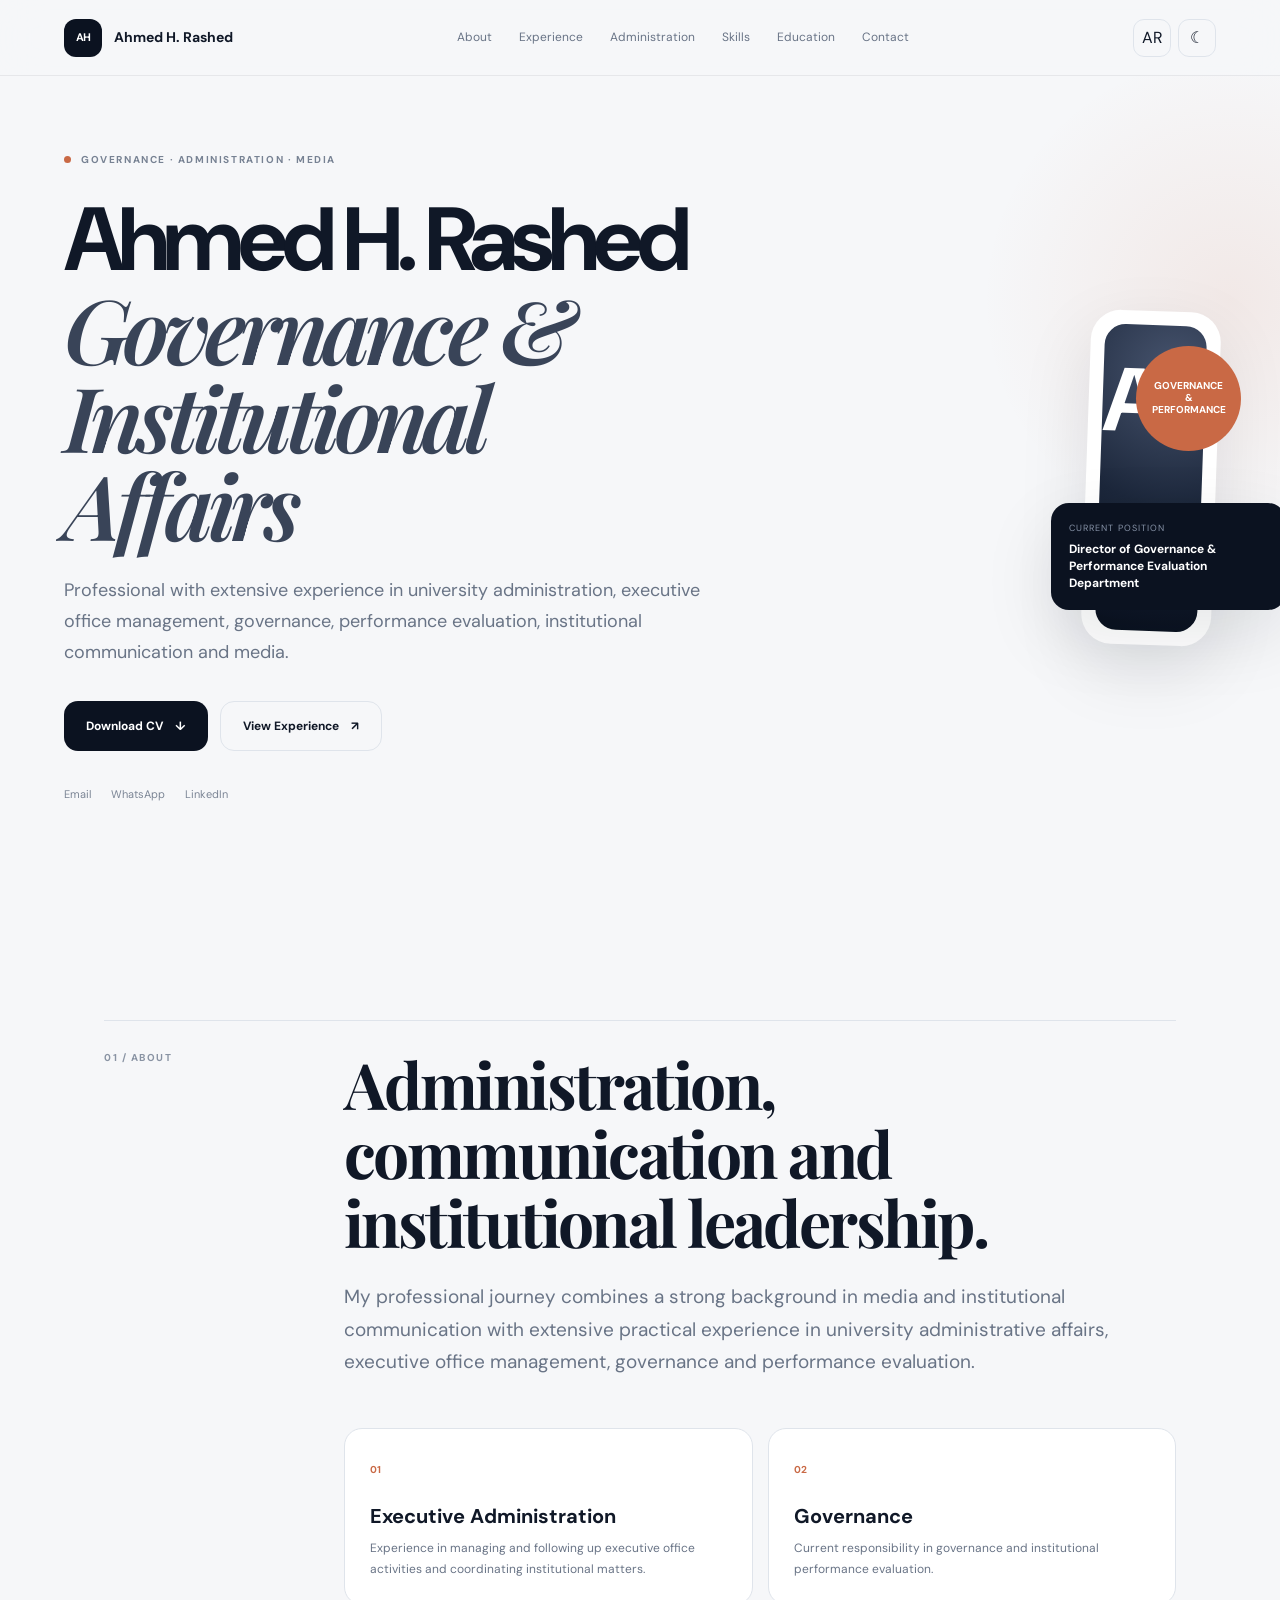
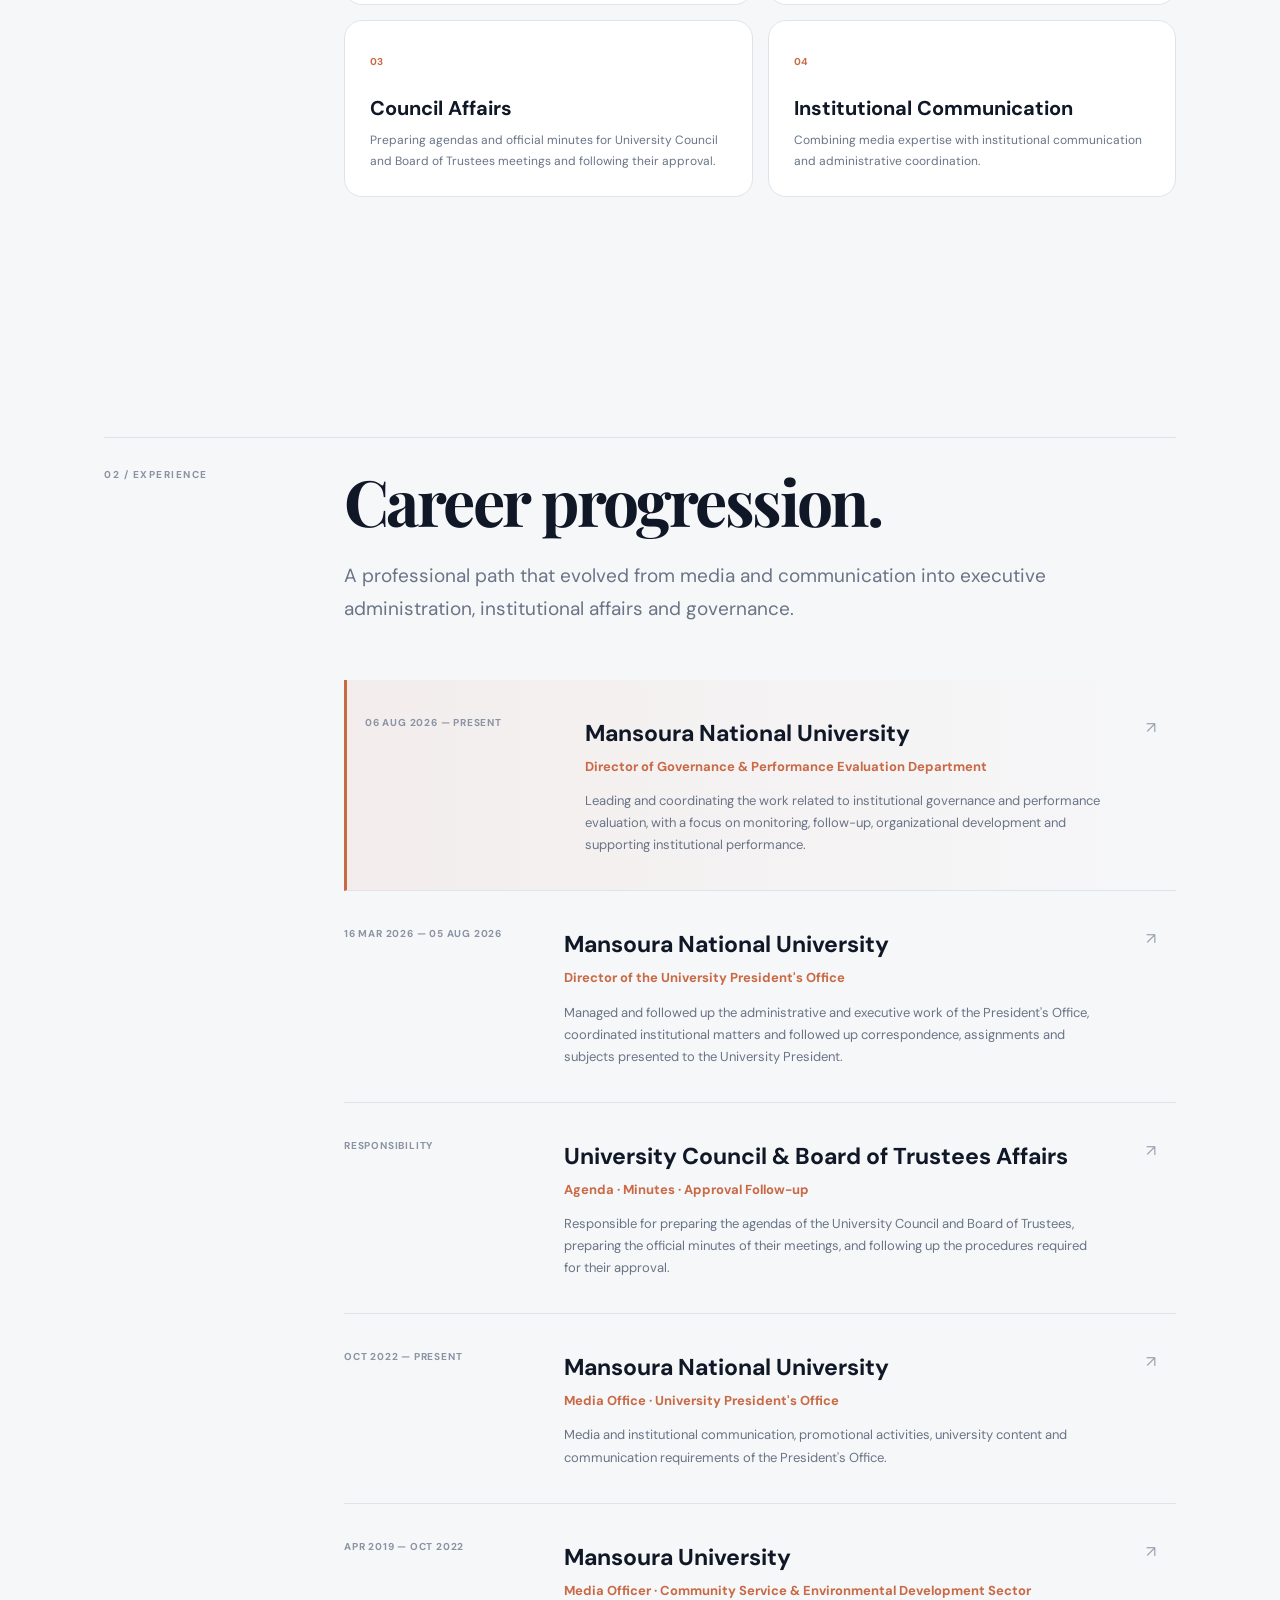
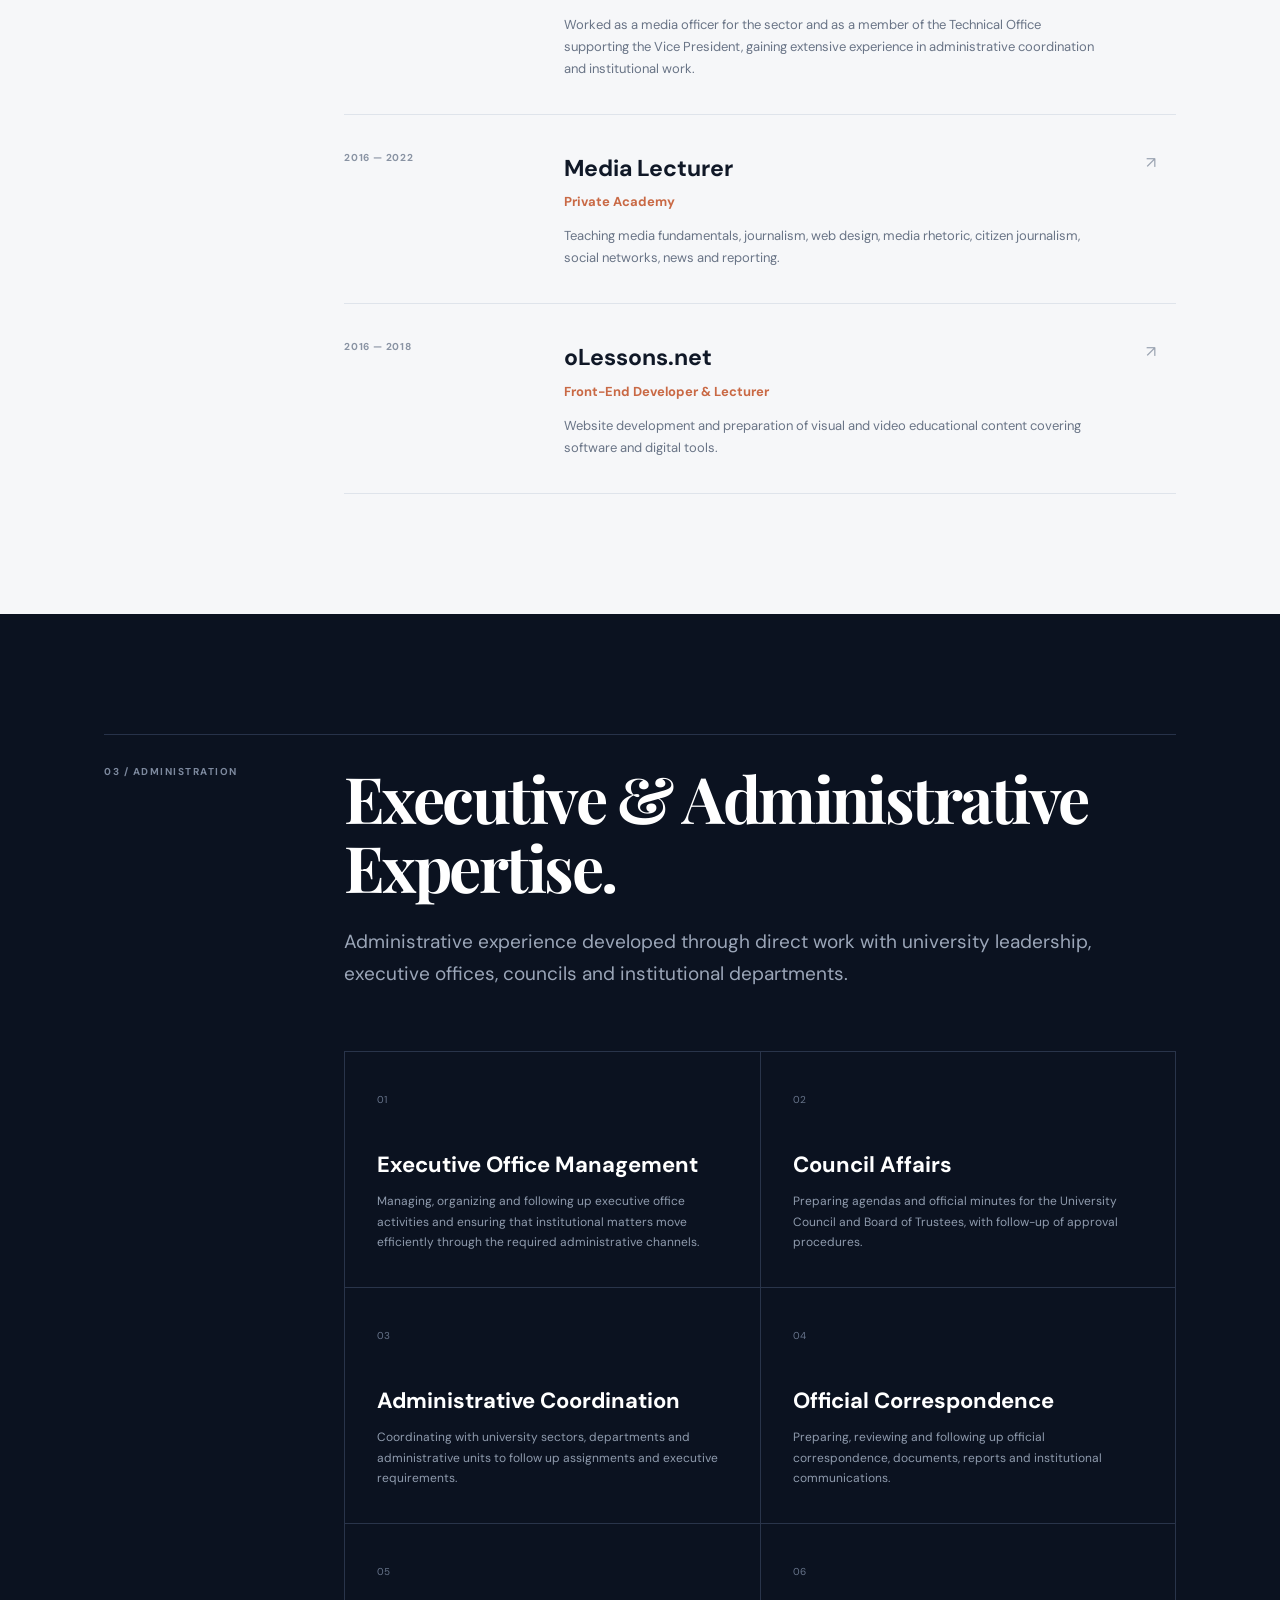
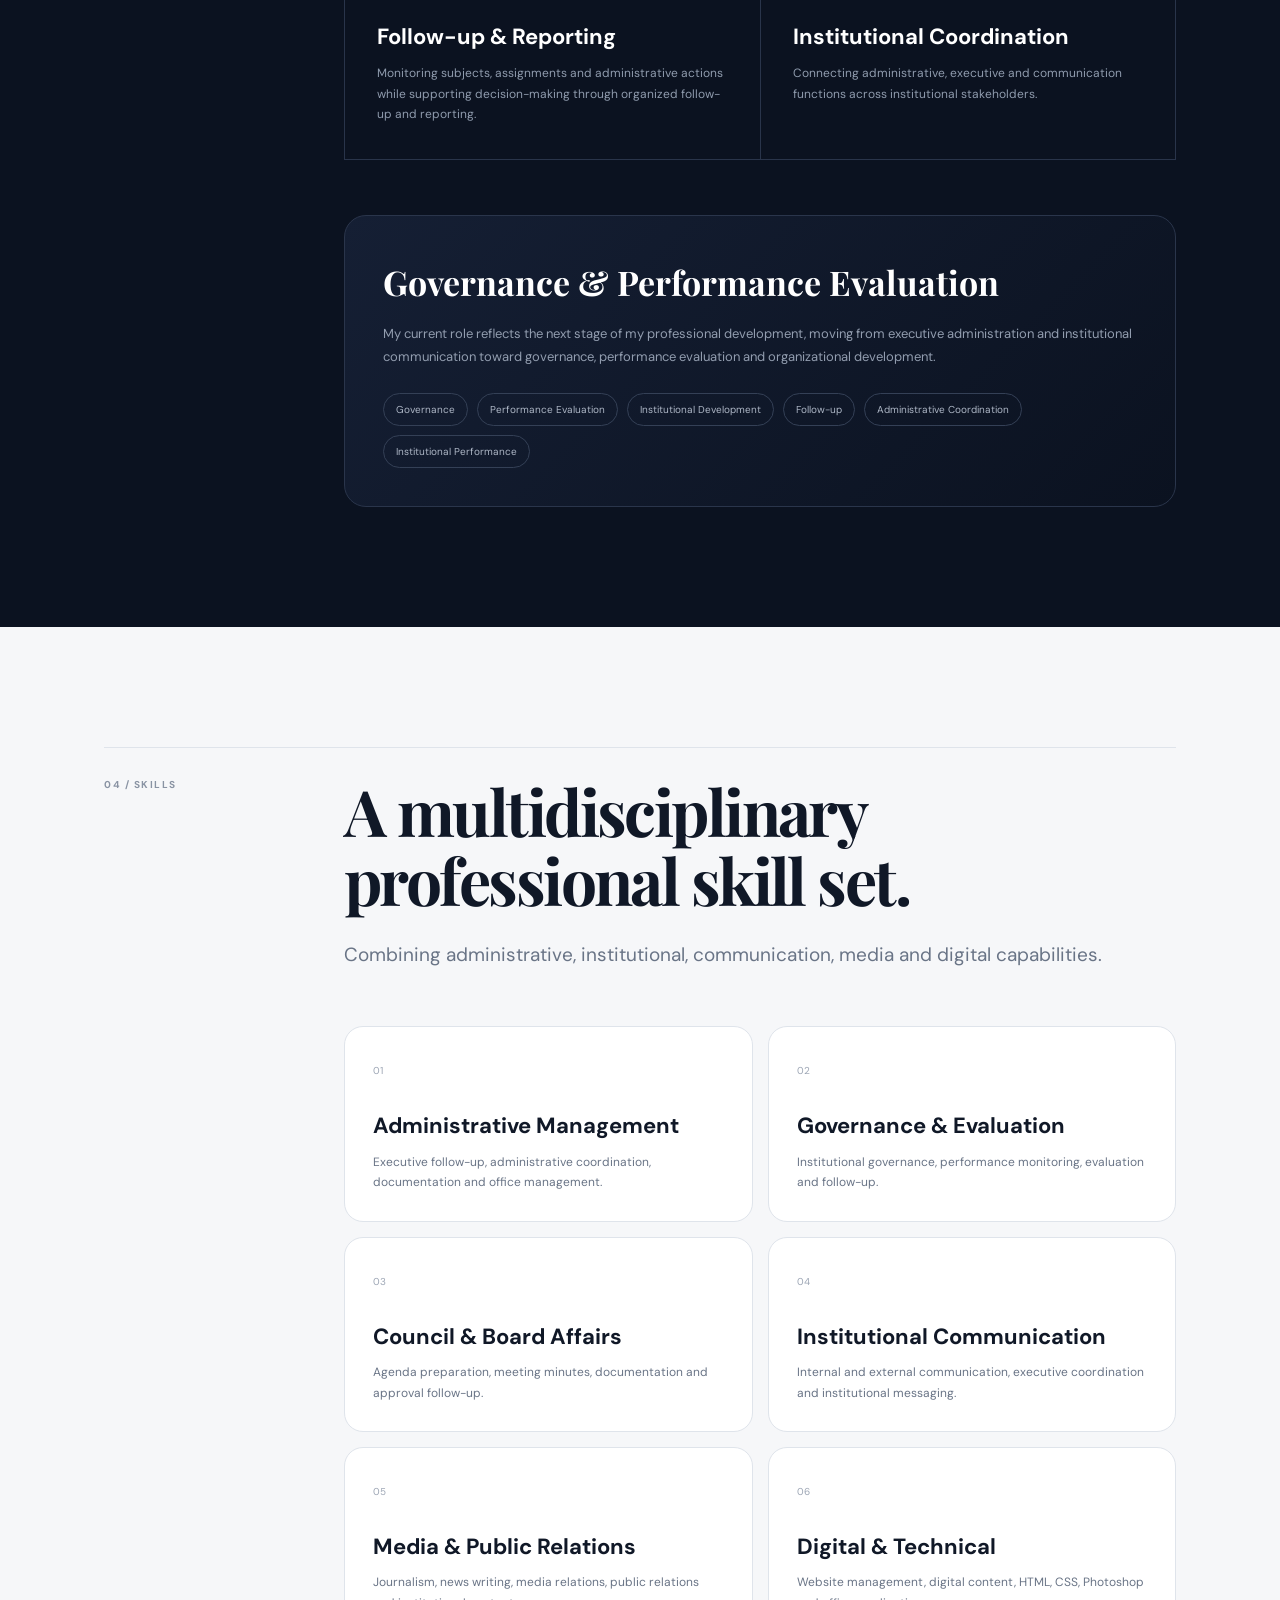
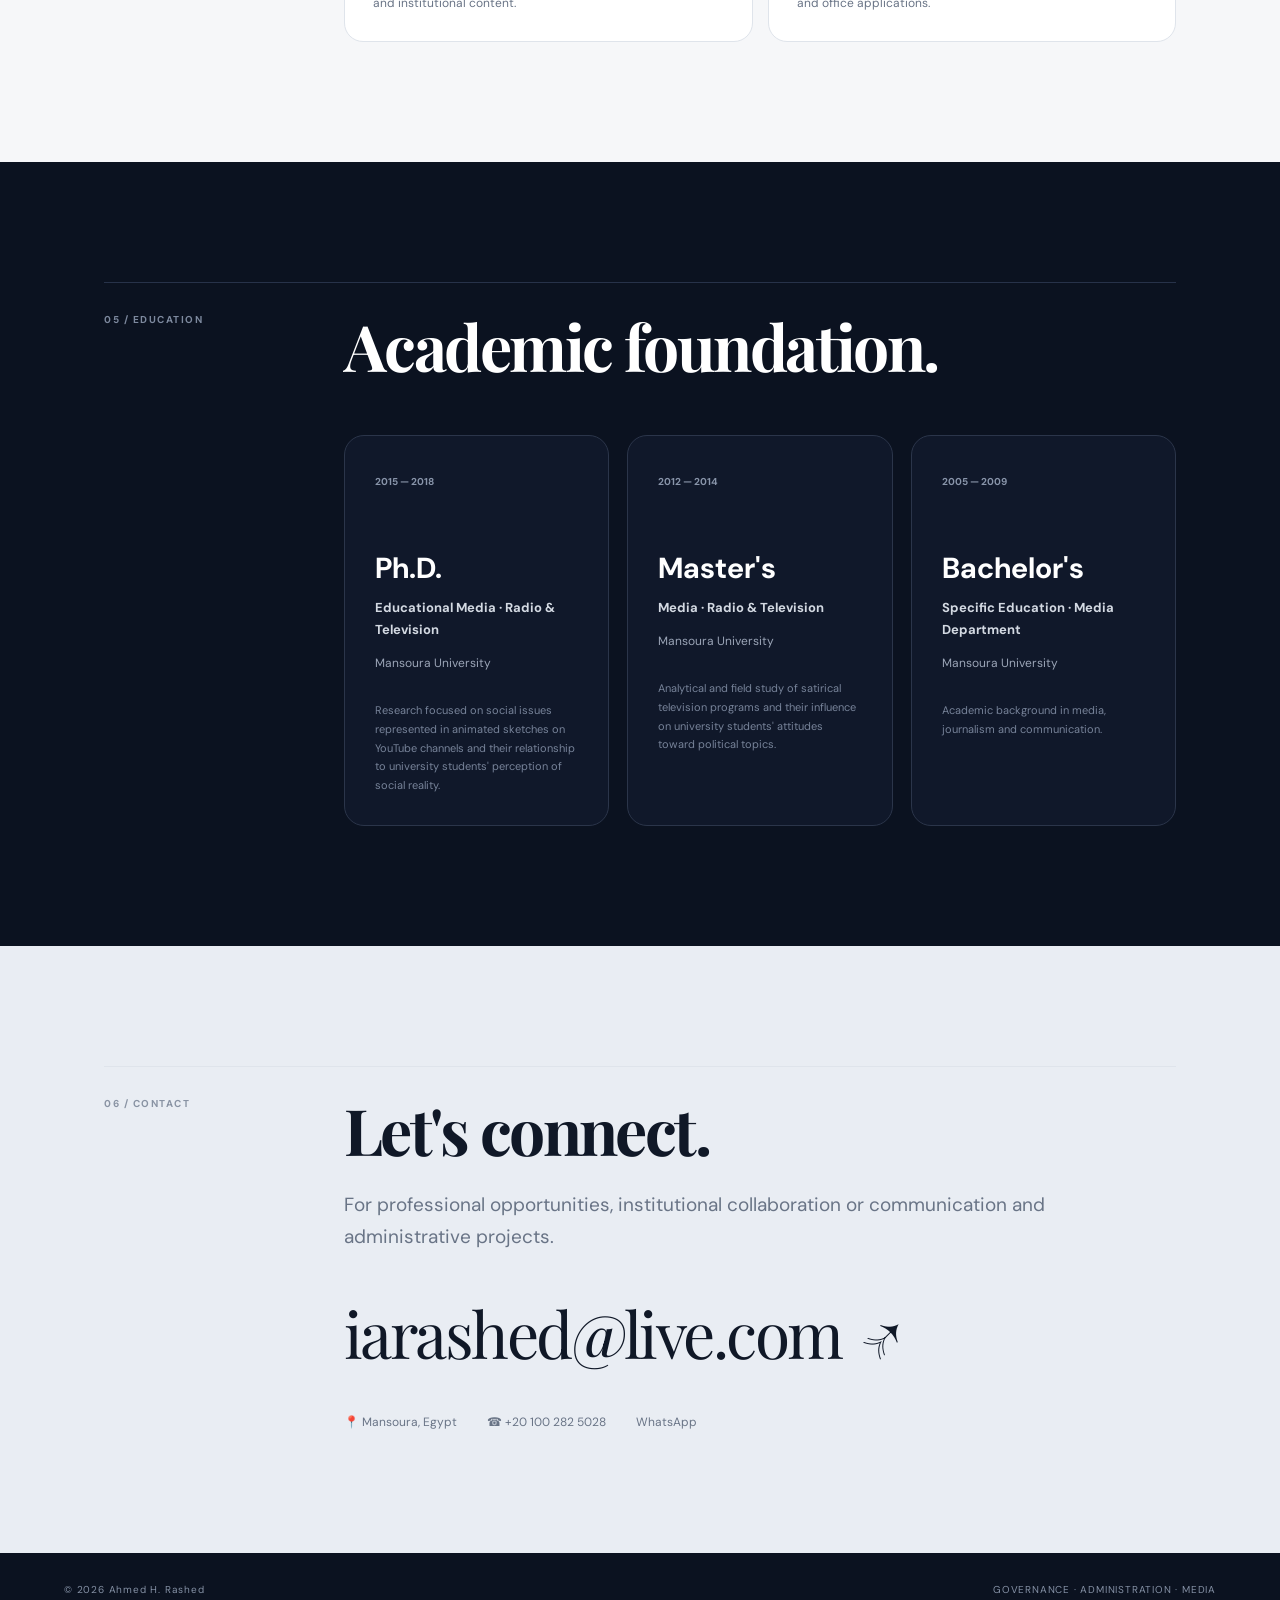
<file: 1.html>
<!DOCTYPE html>
<html lang="en" dir="ltr">
<head>

<meta charset="UTF-8">

<meta name="viewport"
      content="width=device-width, initial-scale=1.0">

<title>
Ahmed H. Rashed | Governance, Administration & Institutional Communication
</title>

<meta name="description"
content="Ahmed H. Rashed — Governance, Performance Evaluation, Executive Administration, Media and Institutional Communication professional.">

<meta name="author"
content="Ahmed H. Rashed">
<meta name="theme-color"
content="#0b1220">

<link rel="preconnect"
      href="https://fonts.googleapis.com">

<link rel="preconnect"
      href="https://fonts.gstatic.com"
      crossorigin>

<link href="https://fonts.googleapis.com/css2?family=Cairo:wght@400;500;600;700;800&family=DM+Sans:wght@400;500;600;700&family=Playfair+Display:ital,wght@0,600;0,700;1,600&display=swap"
rel="stylesheet">

<style>

/* =====================================================
   VARIABLES
===================================================== */

:root{

    --bg:#f6f7f9;
    --surface:#ffffff;

    --dark:#0b1220;
    --dark-2:#111a2c;

    --text:#101827;
    --muted:#697486;

    --line:#dfe4eb;

    --accent:#c96945;
    --accent-soft:#f4e5df;

    --white:#ffffff;

    --radius:22px;

    --shadow:
        0 25px 70px rgba(11,18,32,.10);

}


/* =====================================================
   RESET
===================================================== */

*{
    margin:0;
    padding:0;
    box-sizing:border-box;
}

html{
    scroll-behavior:smooth;
}

body{

    background:var(--bg);

    color:var(--text);

    font-family:"DM Sans",sans-serif;

    line-height:1.7;

    overflow-x:hidden;

}

body.ar{
    font-family:"Cairo",sans-serif;
}

a{
    text-decoration:none;
    color:inherit;
}

button{
    font:inherit;
}


/* =====================================================
   LOADER
===================================================== */

.loader{

    position:fixed;

    inset:0;

    background:var(--dark);

    z-index:9999;

    display:grid;

    place-items:center;

    transition:.6s ease;

}

.loader.hide{

    opacity:0;
    visibility:hidden;

}

.loader-box{

    text-align:center;

    color:#fff;

}

.loader-logo{

    width:65px;
    height:65px;

    border:1px solid #526078;

    border-radius:18px;

    display:grid;
    place-items:center;

    margin:auto;

    font-weight:700;

}

.loader-line{

    width:100px;

    height:2px;

    background:#29344a;

    margin:22px auto;

    overflow:hidden;

}

.loader-line span{

    display:block;

    height:100%;
    width:40%;

    background:var(--accent);

    animation:loading 1s infinite;

}

@keyframes loading{

    from{
        transform:translateX(-100%);
    }

    to{
        transform:translateX(300%);
    }

}


/* =====================================================
   NAVIGATION
===================================================== */

.nav{

    position:fixed;

    top:0;
    left:0;
    right:0;

    height:76px;

    z-index:100;

    display:flex;

    align-items:center;

    justify-content:space-between;

    padding:0 5vw;

    background:rgba(246,247,249,.82);

    backdrop-filter:blur(20px);

    border-bottom:1px solid rgba(16,24,39,.07);

    transition:.3s ease;

}

.nav.scrolled{

    background:rgba(255,255,255,.95);

    box-shadow:
        0 10px 35px rgba(11,18,32,.06);

}

.logo{

    display:flex;

    align-items:center;

    gap:12px;

    font-weight:700;

}

.logo-mark{

    width:38px;
    height:38px;

    border-radius:12px;

    background:var(--dark);

    color:#fff;

    display:grid;

    place-items:center;

    font-size:11px;

    letter-spacing:-1px;

}

.logo-name{

    font-size:14px;

}

.nav-links{

    display:flex;

    gap:27px;

    color:#697486;

    font-size:12px;

}

.nav-links a{

    transition:.25s ease;

}

.nav-links a:hover{

    color:var(--accent);

}

.nav-tools{

    display:flex;

    gap:7px;

}

.nav-btn{

    width:38px;
    height:38px;

    border:1px solid var(--line);

    border-radius:11px;

    background:transparent;

    cursor:pointer;

    color:var(--text);

}

.nav-btn:hover{

    background:var(--dark);

    color:#fff;

}

.menu-btn{

    display:none;

}


/* =====================================================
   HERO
===================================================== */

.hero{

    min-height:100vh;

    max-width:1400px;

    margin:auto;

    padding:
        145px 5vw
        90px;

    display:grid;

    grid-template-columns:
        1.2fr
        .8fr;

    align-items:center;

    gap:90px;

    position:relative;

}

.hero::before{

    content:"";

    position:absolute;

    width:500px;
    height:500px;

    border-radius:50%;

    background:
        radial-gradient(
            circle,
            rgba(201,105,69,.10),
            transparent 70%
        );

    top:50px;
    right:-200px;

    pointer-events:none;

}

.hero-kicker{

    display:flex;

    align-items:center;

    gap:10px;

    color:#778293;

    font-size:10px;

    font-weight:700;

    letter-spacing:.16em;

}

.hero-kicker span{

    width:7px;
    height:7px;

    border-radius:50%;

    background:var(--accent);

}

.hero h1{

    font-size:
        clamp(
            48px,
            7vw,
            94px
        );

    line-height:.98;

    letter-spacing:-.065em;

    margin:28px 0;

}

.hero h1 em{

    display:block;

    font-family:
        "Playfair Display",
        serif;

    font-style:italic;

    font-weight:600;

    color:#394458;

}

.hero-description{

    max-width:720px;

    font-size:18px;

    color:var(--muted);

}

.hero-buttons{

    display:flex;

    gap:12px;

    margin:34px 0;

}

.btn{

    min-height:50px;

    padding:
        0 22px;

    display:inline-flex;

    align-items:center;

    justify-content:center;

    gap:12px;

    border-radius:14px;

    font-size:12px;

    font-weight:700;

    transition:.3s ease;

}

.btn-primary{

    background:var(--dark);

    color:#fff;

}

.btn-primary:hover{

    background:var(--accent);

    transform:translateY(-3px);

}

.btn-outline{

    border:1px solid var(--line);

}

.btn-outline:hover{

    background:#fff;

    transform:translateY(-3px);

    box-shadow:var(--shadow);

}

.hero-links{

    display:flex;

    gap:20px;

    color:#7b8595;

    font-size:11px;

}

.hero-links a:hover{

    color:var(--accent);

}


/* =====================================================
   HERO VISUAL
===================================================== */

.hero-visual{

    max-width:470px;

    margin-left:auto;

    position:relative;

}

.profile-frame{

    background:#fff;

    padding:14px;

    border-radius:30px;

    box-shadow:var(--shadow);

    transform:rotate(2deg);

    transition:.35s ease;

}

.profile-frame:hover{

    transform:rotate(0)
               translateY(-7px);

}

.profile-placeholder{

    width:100%;

    aspect-ratio:4/5;

    border-radius:21px;

    display:grid;

    place-items:center;

    color:#fff;

    font-size:90px;

    font-weight:700;

    letter-spacing:-9px;

    background:
        radial-gradient(
            circle at 70% 15%,
            #47546e,
            #1c273b 50%,
            #09101e
        );

}

.profile-placeholder span{

    color:var(--accent);

}

.hero-badge{

    position:absolute;

    right:-25px;

    top:35px;

    width:105px;
    height:105px;

    border-radius:50%;

    background:var(--accent);

    color:#fff;

    display:grid;

    place-items:center;

    text-align:center;

    font-size:10px;

    font-weight:700;

    line-height:1.2;

}

.hero-caption{

    position:absolute;

    left:-35px;

    bottom:35px;

    width:235px;

    background:var(--dark);

    color:#fff;

    padding:18px;

    border-radius:18px;

    box-shadow:var(--shadow);

}

.hero-caption small{

    display:block;

    color:#8793a7;

    font-size:9px;

    letter-spacing:.12em;

    margin-bottom:5px;

}

.hero-caption strong{

    font-size:12px;

    line-height:1.4;

    display:block;

}


/* =====================================================
   SECTIONS
===================================================== */

.section{

    max-width:1200px;

    margin:auto;

    padding:120px 5vw;

}

.section-grid{

    display:grid;

    grid-template-columns:
        170px
        1fr;

    gap:70px;

    border-top:1px solid var(--line);

    padding-top:28px;

}

.section-number{

    font-size:10px;

    color:#8993a3;

    font-weight:700;

    letter-spacing:.15em;

}

.section-title{

    font-family:
        "Playfair Display",
        serif;

    font-size:
        clamp(
            38px,
            5vw,
            65px
        );

    line-height:1.08;

    letter-spacing:-.04em;

    margin-bottom:25px;

}

.section-lead{

    max-width:850px;

    font-size:19px;

    color:var(--muted);

}


/* =====================================================
   PROFESSIONAL PROFILE
===================================================== */

.profile-points{

    display:grid;

    grid-template-columns:
        repeat(2,1fr);

    gap:15px;

    margin-top:50px;

}

.profile-point{

    padding:25px;

    border:1px solid var(--line);

    border-radius:18px;

    background:#fff;

    transition:.3s ease;

}

.profile-point:hover{

    transform:translateY(-5px);

    box-shadow:var(--shadow);

}

.profile-point span{

    font-size:10px;

    color:var(--accent);

    font-weight:700;

}

.profile-point h3{

    font-size:20px;

    margin:
        18px 0 5px;

}

.profile-point p{

    color:var(--muted);

    font-size:12px;

}


/* =====================================================
   CAREER TIMELINE
===================================================== */

.timeline{

    margin-top:55px;

}

.timeline-item{

    display:grid;

    grid-template-columns:
        180px
        1fr
        30px;

    gap:40px;

    padding:34px 0;

    border-bottom:1px solid var(--line);

    transition:.3s ease;

}

.timeline-item:hover{

    padding-left:14px;

    background:
        linear-gradient(
            90deg,
            rgba(201,105,69,.05),
            transparent
        );

}

.timeline-date{

    font-size:10px;

    font-weight:700;

    color:#8993a3;

    letter-spacing:.08em;

}

.timeline-item h3{

    font-size:23px;

    margin-bottom:3px;

}

.timeline-role{

    color:var(--accent);

    font-size:13px;

    font-weight:700;

    margin-bottom:12px;

}

.timeline-item p{

    color:var(--muted);

    font-size:13px;

    max-width:780px;

}

.timeline-arrow{

    color:#9aa3b1;

    transition:.3s ease;

}

.timeline-item:hover
.timeline-arrow{

    color:var(--accent);

    transform:
        translate(4px,-4px);

}

.timeline-item.current{

    border-left:3px solid var(--accent);

    padding-left:18px;

    background:
        linear-gradient(
            90deg,
            rgba(201,105,69,.07),
            transparent
        );

}


/* =====================================================
   EXECUTIVE ADMINISTRATION
===================================================== */

.dark-section{

    max-width:none;

    background:var(--dark);

    color:#fff;

}

.dark-inner{

    max-width:1200px;

    margin:auto;

    padding:120px 5vw;

}

.dark-section .section-grid{

    border-color:#273249;

}

.dark-section .section-number{

    color:#7d899e;

}

.dark-section .section-title{

    color:#fff;

}

.dark-section .section-lead{

    color:#9ba6b8;

}

.admin-grid{

    display:grid;

    grid-template-columns:
        repeat(2,1fr);

    gap:1px;

    background:#29344a;

    border:1px solid #29344a;

    margin-top:60px;

}

.admin-card{

    background:var(--dark);

    padding:32px;

    min-height:235px;

    transition:.3s ease;

}

.admin-card:hover{

    background:#111b2e;

}

.admin-index{

    color:#68758b;

    font-size:10px;

}

.admin-card h3{

    font-size:22px;

    margin:
        35px 0 8px;

}

.admin-card p{

    color:#8f9bad;

    font-size:12px;

    max-width:480px;

}


/* =====================================================
   GOVERNANCE
===================================================== */

.governance-box{

    margin-top:55px;

    padding:38px;

    border-radius:22px;

    background:
        linear-gradient(
            135deg,
            #151f34,
            #0b1220
        );

    border:1px solid #2a354b;

}

.governance-box h3{

    font-family:
        "Playfair Display",
        serif;

    font-size:34px;

    margin-bottom:12px;

}

.governance-box p{

    color:#929daf;

    font-size:13px;

    max-width:780px;

}

.governance-tags{

    display:flex;

    flex-wrap:wrap;

    gap:9px;

    margin-top:25px;

}

.governance-tags span{

    border:1px solid #344056;

    border-radius:30px;

    padding:7px 12px;

    font-size:10px;

    color:#aeb7c6;

}


/* =====================================================
   MEDIA SKILLS
===================================================== */

.skills-grid{

    display:grid;

    grid-template-columns:
        repeat(2,1fr);

    gap:15px;

    margin-top:55px;

}

.skill{

    border:1px solid var(--line);

    border-radius:19px;

    padding:28px;

    min-height:190px;

    background:#fff;

    transition:.3s ease;

}

.skill:hover{

    transform:translateY(-5px);

    box-shadow:var(--shadow);

}

.skill-number{

    color:#9ca5b4;

    font-size:10px;

}

.skill h3{

    font-size:22px;

    margin:
        25px 0 7px;

}

.skill p{

    color:var(--muted);

    font-size:12px;

}


/* =====================================================
   EDUCATION
===================================================== */

.education-grid{

    display:grid;

    grid-template-columns:
        repeat(3,1fr);

    gap:18px;

    margin-top:55px;

}

.education-card{

    border:1px solid #2b354a;

    border-radius:20px;

    background:#10182a;

    padding:30px;

    min-height:350px;

    transition:.3s ease;

}

.education-card:hover{

    transform:translateY(-6px);

    border-color:#536078;

}

.education-year{

    font-size:10px;

    color:#8995aa;

    font-weight:700;

}

.education-card h3{

    font-size:29px;

    margin-top:50px;

}

.education-card h4{

    color:#d3d9e2;

    font-size:13px;

    margin-top:4px;

}

.education-card p{

    color:#9ba5b7;

    font-size:12px;

    margin-top:12px;

}

.education-card small{

    color:#778399;

    display:block;

    margin-top:28px;

    font-size:11px;

}


/* =====================================================
   CONTACT
===================================================== */

.contact{

    max-width:none;

    background:#e9edf3;

}

.contact-inner{

    max-width:1200px;

    margin:auto;

    padding:120px 5vw;

}

.contact-email{

    display:inline-flex;

    gap:18px;

    align-items:center;

    font-family:
        "Playfair Display",
        serif;

    font-size:
        clamp(
            30px,
            5vw,
            68px
        );

    margin-top:25px;

    letter-spacing:-.04em;

    transition:.3s ease;

}

.contact-email:hover{

    color:var(--accent);

}

.contact-details{

    display:flex;

    flex-wrap:wrap;

    gap:30px;

    color:var(--muted);

    font-size:12px;

    margin-top:25px;

}


/* =====================================================
   FOOTER
===================================================== */

footer{

    background:var(--dark);

    color:#8591a5;

    padding:28px 5vw;

    display:flex;

    justify-content:space-between;

    font-size:10px;

    letter-spacing:.08em;

}


/* =====================================================
   REVEAL
===================================================== */

.reveal{

    opacity:0;

    transform:translateY(25px);

    transition:
        opacity .7s ease,
        transform .7s ease;

}

.reveal.show{

    opacity:1;

    transform:none;

}


/* =====================================================
   MOBILE
===================================================== */

.mobile-menu{

    display:none;

    position:fixed;

    top:76px;

    left:0;
    right:0;

    background:#fff;

    z-index:90;

    padding:20px 6vw;

    box-shadow:
        0 20px 40px rgba(0,0,0,.1);

}

.mobile-menu.open{

    display:block;

}

.mobile-menu a{

    display:block;

    padding:14px 0;

    border-bottom:1px solid var(--line);

}


/* =====================================================
   RESPONSIVE
===================================================== */

@media(max-width:900px){

    .nav-links{

        display:none;

    }

    .menu-btn{

        display:block;

    }

    .hero{

        grid-template-columns:1fr;

        gap:60px;

        padding-top:130px;

    }

    .hero-visual{

        margin:auto;

    }

    .section-grid{

        grid-template-columns:1fr;

        gap:25px;

    }

    .timeline-item{

        grid-template-columns:
            1fr 30px;

        gap:10px;

    }

    .timeline-date{

        grid-column:1/-1;

    }

    .education-grid{

        grid-template-columns:1fr;

    }

}


@media(max-width:650px){

    .hero{

        padding:
            125px 6vw
            80px;

    }

    .hero h1{

        font-size:54px;

    }

    .hero-description{

        font-size:16px;

    }

    .hero-buttons{

        flex-direction:column;

    }

    .profile-points{

        grid-template-columns:1fr;

    }

    .admin-grid{

        grid-template-columns:1fr;

    }

    .skills-grid{

        grid-template-columns:1fr;

    }

    .section{

        padding:
            85px 6vw;

    }

    .dark-inner{

        padding:
            85px 6vw;

    }

    .contact-inner{

        padding:
            85px 6vw;

    }

    .contact-email{

        font-size:30px;

        word-break:break-word;

    }

    footer{

        flex-direction:column;

        gap:10px;

    }

    .hero-caption{

        left:-5px;

    }

    .hero-badge{

        right:0;

    }

}

</style>

</head>


<body>


<!-- LOADER -->

<div class="loader" id="loader">

    <div class="loader-box">

        <div class="loader-logo">
            AH
        </div>

        <div class="loader-line">
            <span></span>
        </div>

    </div>

</div>



<!-- NAVIGATION -->

<header class="nav" id="navbar">

    <a href="#home" class="logo">

        <span class="logo-mark">
            AH
        </span>

        <span class="logo-name">
            Ahmed H. Rashed
        </span>

    </a>


    <nav class="nav-links">

        <a href="#about">
            About
        </a>

        <a href="#experience">
            Experience
        </a>

        <a href="#administration">
            Administration
        </a>

        <a href="#skills">
            Skills
        </a>

        <a href="#education">
            Education
        </a>

        <a href="#contact">
            Contact
        </a>

    </nav>


    <div class="nav-tools">

        <button
            class="nav-btn"
            id="languageBtn">
            AR
        </button>

        <button
            class="nav-btn"
            id="themeBtn">
            ☾
        </button>

        <button
            class="nav-btn menu-btn"
            id="menuBtn">
            ☰
        </button>

    </div>

</header>



<!-- MOBILE MENU -->

<div
    class="mobile-menu"
    id="mobileMenu">

    <a href="#about">
        About
    </a>

    <a href="#experience">
        Experience
    </a>

    <a href="#administration">
        Administration
    </a>

    <a href="#skills">
        Skills
    </a>

    <a href="#education">
        Education
    </a>

    <a href="#contact">
        Contact
    </a>

</div>



<!-- =====================================================
     HERO
====================================================== -->

<section class="hero" id="home">


    <div class="reveal">

        <div class="hero-kicker">

            <span></span>

            GOVERNANCE · ADMINISTRATION · MEDIA

        </div>


        <h1>

            Ahmed H. Rashed

            <em>
                Governance & Institutional Affairs
            </em>

        </h1>


        <p class="hero-description">

            Professional with extensive experience in
            university administration, executive office
            management, governance, performance evaluation,
            institutional communication and media.

        </p>


        <div class="hero-buttons">

            <a
                class="btn btn-primary"
                href="assets/Ahmed-Rashed-CV.pdf"
                download>

                Download CV

                <span>↓</span>

            </a>


            <a
                class="btn btn-outline"
                href="#experience">

                View Experience

                <span>↗</span>

            </a>

        </div>


        <div class="hero-links">

            <a href="mailto:iarashed@live.com">
                Email
            </a>

            <a
                href="https://wa.me/201002825028"
                target="_blank">
                WhatsApp
            </a>

            <a
                href="https://www.linkedin.com/"
                target="_blank">
                LinkedIn
            </a>

        </div>

    </div>



    <div class="hero-visual reveal">

        <div class="profile-frame">

            <!--
                Replace this block with your photo.
                Example:

                <img
                    src="assets/profile.jpg"
                    alt="Ahmed H. Rashed">

            -->

            <div class="profile-placeholder">

                AH<span>R</span>

            </div>

        </div>


        <div class="hero-badge">

            GOVERNANCE

            <br>

            &

            <br>

            PERFORMANCE

        </div>


        <div class="hero-caption">

            <small>
                CURRENT POSITION
            </small>

            <strong>
                Director of Governance &
                Performance Evaluation Department
            </strong>

        </div>

    </div>

</section>



<!-- =====================================================
     ABOUT
====================================================== -->

<section
    class="section reveal"
    id="about">

    <div class="section-grid">


        <div class="section-number">

            01 / ABOUT

        </div>


        <div>

            <h2 class="section-title">

                Administration,
                communication and
                institutional leadership.

            </h2>


            <p class="section-lead">

                My professional journey combines a strong
                background in media and institutional
                communication with extensive practical
                experience in university administrative
                affairs, executive office management,
                governance and performance evaluation.

            </p>


            <div class="profile-points">


                <div class="profile-point">

                    <span>
                        01
                    </span>

                    <h3>
                        Executive Administration
                    </h3>

                    <p>
                        Experience in managing and following
                        up executive office activities and
                        coordinating institutional matters.
                    </p>

                </div>


                <div class="profile-point">

                    <span>
                        02
                    </span>

                    <h3>
                        Governance
                    </h3>

                    <p>
                        Current responsibility in governance
                        and institutional performance evaluation.
                    </p>

                </div>


                <div class="profile-point">

                    <span>
                        03
                    </span>

                    <h3>
                        Council Affairs
                    </h3>

                    <p>
                        Preparing agendas and official minutes
                        for University Council and Board of Trustees
                        meetings and following their approval.
                    </p>

                </div>


                <div class="profile-point">

                    <span>
                        04
                    </span>

                    <h3>
                        Institutional Communication
                    </h3>

                    <p>
                        Combining media expertise with
                        institutional communication and
                        administrative coordination.
                    </p>

                </div>


            </div>

        </div>

    </div>

</section>



<!-- =====================================================
     EXPERIENCE
====================================================== -->

<section
    class="section reveal"
    id="experience">

    <div class="section-grid">


        <div class="section-number">

            02 / EXPERIENCE

        </div>


        <div>

            <h2 class="section-title">

                Career progression.

            </h2>


            <p class="section-lead">

                A professional path that evolved from media
                and communication into executive administration,
                institutional affairs and governance.

            </p>


            <div class="timeline">


                <!-- CURRENT -->

                <article
                    class="timeline-item current">

                    <div class="timeline-date">

                        06 AUG 2026 — PRESENT

                    </div>


                    <div>

                        <h3>

                            Mansoura National University

                        </h3>


                        <div class="timeline-role">

                            Director of Governance &
                            Performance Evaluation Department

                        </div>


                        <p>

                            Leading and coordinating the work
                            related to institutional governance
                            and performance evaluation, with a
                            focus on monitoring, follow-up,
                            organizational development and
                            supporting institutional performance.

                        </p>

                    </div>


                    <div class="timeline-arrow">
                        ↗
                    </div>

                </article>



                <!-- PRESIDENT OFFICE -->

                <article class="timeline-item">

                    <div class="timeline-date">

                        16 MAR 2026 —
                        05 AUG 2026

                    </div>


                    <div>

                        <h3>

                            Mansoura National University

                        </h3>


                        <div class="timeline-role">

                            Director of the University
                            President's Office

                        </div>


                        <p>

                            Managed and followed up the
                            administrative and executive work
                            of the President's Office, coordinated
                            institutional matters and followed up
                            correspondence, assignments and
                            subjects presented to the University
                            President.

                        </p>

                    </div>


                    <div class="timeline-arrow">
                        ↗
                    </div>

                </article>



                <!-- COUNCILS -->

                <article class="timeline-item">

                    <div class="timeline-date">

                        RESPONSIBILITY

                    </div>


                    <div>

                        <h3>

                            University Council &
                            Board of Trustees Affairs

                        </h3>


                        <div class="timeline-role">

                            Agenda · Minutes · Approval Follow-up

                        </div>


                        <p>

                            Responsible for preparing the agendas
                            of the University Council and Board of
                            Trustees, preparing the official minutes
                            of their meetings, and following up the
                            procedures required for their approval.

                        </p>

                    </div>


                    <div class="timeline-arrow">
                        ↗
                    </div>

                </article>



                <!-- MEDIA OFFICE -->

                <article class="timeline-item">

                    <div class="timeline-date">

                        OCT 2022 —
                        PRESENT

                    </div>


                    <div>

                        <h3>

                            Mansoura National University

                        </h3>


                        <div class="timeline-role">

                            Media Office · University
                            President's Office

                        </div>


                        <p>

                            Media and institutional communication,
                            promotional activities, university
                            content and communication requirements
                            of the President's Office.

                        </p>

                    </div>


                    <div class="timeline-arrow">
                        ↗
                    </div>

                </article>



                <!-- MANSOURA UNIVERSITY -->

                <article class="timeline-item">

                    <div class="timeline-date">

                        APR 2019 —
                        OCT 2022

                    </div>


                    <div>

                        <h3>

                            Mansoura University

                        </h3>


                        <div class="timeline-role">

                            Media Officer · Community Service &
                            Environmental Development Sector

                        </div>


                        <p>

                            Worked as a media officer for the sector
                            and as a member of the Technical Office
                            supporting the Vice President, gaining
                            extensive experience in administrative
                            coordination and institutional work.

                        </p>

                    </div>


                    <div class="timeline-arrow">
                        ↗
                    </div>

                </article>



                <!-- LECTURER -->

                <article class="timeline-item">

                    <div class="timeline-date">

                        2016 — 2022

                    </div>


                    <div>

                        <h3>

                            Media Lecturer

                        </h3>


                        <div class="timeline-role">

                            Private Academy

                        </div>


                        <p>

                            Teaching media fundamentals,
                            journalism, web design, media rhetoric,
                            citizen journalism, social networks,
                            news and reporting.

                        </p>

                    </div>


                    <div class="timeline-arrow">
                        ↗
                    </div>

                </article>



                <!-- OLESSONS -->

                <article class="timeline-item">

                    <div class="timeline-date">

                        2016 — 2018

                    </div>


                    <div>

                        <h3>

                            oLessons.net

                        </h3>


                        <div class="timeline-role">

                            Front-End Developer & Lecturer

                        </div>


                        <p>

                            Website development and preparation
                            of visual and video educational content
                            covering software and digital tools.

                        </p>

                    </div>


                    <div class="timeline-arrow">
                        ↗
                    </div>

                </article>


            </div>

        </div>

    </div>

</section>



<!-- =====================================================
     ADMINISTRATION
====================================================== -->

<section
    class="dark-section reveal"
    id="administration">

    <div class="dark-inner">

        <div class="section-grid">


            <div class="section-number">

                03 / ADMINISTRATION

            </div>


            <div>

                <h2 class="section-title">

                    Executive & Administrative
                    Expertise.

                </h2>


                <p class="section-lead">

                    Administrative experience developed through
                    direct work with university leadership,
                    executive offices, councils and institutional
                    departments.

                </p>


                <div class="admin-grid">


                    <div class="admin-card">

                        <span class="admin-index">
                            01
                        </span>

                        <h3>
                            Executive Office Management
                        </h3>

                        <p>

                            Managing, organizing and following up
                            executive office activities and ensuring
                            that institutional matters move efficiently
                            through the required administrative channels.

                        </p>

                    </div>



                    <div class="admin-card">

                        <span class="admin-index">
                            02
                        </span>

                        <h3>
                            Council Affairs
                        </h3>

                        <p>

                            Preparing agendas and official minutes
                            for the University Council and Board of
                            Trustees, with follow-up of approval
                            procedures.

                        </p>

                    </div>



                    <div class="admin-card">

                        <span class="admin-index">
                            03
                        </span>

                        <h3>
                            Administrative Coordination
                        </h3>

                        <p>

                            Coordinating with university sectors,
                            departments and administrative units
                            to follow up assignments and executive
                            requirements.

                        </p>

                    </div>



                    <div class="admin-card">

                        <span class="admin-index">
                            04
                        </span>

                        <h3>
                            Official Correspondence
                        </h3>

                        <p>

                            Preparing, reviewing and following up
                            official correspondence, documents,
                            reports and institutional communications.

                        </p>

                    </div>



                    <div class="admin-card">

                        <span class="admin-index">
                            05
                        </span>

                        <h3>
                            Follow-up & Reporting
                        </h3>

                        <p>

                            Monitoring subjects, assignments and
                            administrative actions while supporting
                            decision-making through organized
                            follow-up and reporting.

                        </p>

                    </div>



                    <div class="admin-card">

                        <span class="admin-index">
                            06
                        </span>

                        <h3>
                            Institutional Coordination
                        </h3>

                        <p>

                            Connecting administrative,
                            executive and communication functions
                            across institutional stakeholders.

                        </p>

                    </div>


                </div>


                <div class="governance-box">

                    <h3>

                        Governance & Performance Evaluation

                    </h3>


                    <p>

                        My current role reflects the next stage
                        of my professional development, moving
                        from executive administration and institutional
                        communication toward governance, performance
                        evaluation and organizational development.

                    </p>


                    <div class="governance-tags">

                        <span>
                            Governance
                        </span>

                        <span>
                            Performance Evaluation
                        </span>

                        <span>
                            Institutional Development
                        </span>

                        <span>
                            Follow-up
                        </span>

                        <span>
                            Administrative Coordination
                        </span>

                        <span>
                            Institutional Performance
                        </span>

                    </div>

                </div>

            </div>

        </div>

    </div>

</section>



<!-- =====================================================
     SKILLS
====================================================== -->

<section
    class="section reveal"
    id="skills">

    <div class="section-grid">


        <div class="section-number">

            04 / SKILLS

        </div>


        <div>

            <h2 class="section-title">

                A multidisciplinary
                professional skill set.

            </h2>


            <p class="section-lead">

                Combining administrative, institutional,
                communication, media and digital capabilities.

            </p>


            <div class="skills-grid">


                <div class="skill">

                    <span class="skill-number">
                        01
                    </span>

                    <h3>
                        Administrative Management
                    </h3>

                    <p>

                        Executive follow-up,
                        administrative coordination,
                        documentation and office management.

                    </p>

                </div>



                <div class="skill">

                    <span class="skill-number">
                        02
                    </span>

                    <h3>
                        Governance & Evaluation
                    </h3>

                    <p>

                        Institutional governance,
                        performance monitoring,
                        evaluation and follow-up.

                    </p>

                </div>



                <div class="skill">

                    <span class="skill-number">
                        03
                    </span>

                    <h3>
                        Council & Board Affairs
                    </h3>

                    <p>

                        Agenda preparation, meeting minutes,
                        documentation and approval follow-up.

                    </p>

                </div>



                <div class="skill">

                    <span class="skill-number">
                        04
                    </span>

                    <h3>
                        Institutional Communication
                    </h3>

                    <p>

                        Internal and external communication,
                        executive coordination and institutional
                        messaging.

                    </p>

                </div>



                <div class="skill">

                    <span class="skill-number">
                        05
                    </span>

                    <h3>
                        Media & Public Relations
                    </h3>

                    <p>

                        Journalism, news writing, media relations,
                        public relations and institutional content.

                    </p>

                </div>



                <div class="skill">

                    <span class="skill-number">
                        06
                    </span>

                    <h3>
                        Digital & Technical
                    </h3>

                    <p>

                        Website management, digital content,
                        HTML, CSS, Photoshop and office applications.

                    </p>

                </div>


            </div>

        </div>

    </div>

</section>



<!-- =====================================================
     EDUCATION
====================================================== -->

<section
    class="dark-section reveal"
    id="education">

    <div class="dark-inner">

        <div class="section-grid">


            <div class="section-number">

                05 / EDUCATION

            </div>


            <div>

                <h2 class="section-title">

                    Academic foundation.

                </h2>


                <div class="education-grid">


                    <article class="education-card">

                        <span class="education-year">

                            2015 — 2018

                        </span>

                        <h3>
                            Ph.D.
                        </h3>

                        <h4>
                            Educational Media
                            · Radio & Television
                        </h4>

                        <p>
                            Mansoura University
                        </p>

                        <small>

                            Research focused on social issues
                            represented in animated sketches on
                            YouTube channels and their relationship
                            to university students' perception of
                            social reality.

                        </small>

                    </article>



                    <article class="education-card">

                        <span class="education-year">

                            2012 — 2014

                        </span>

                        <h3>
                            Master's
                        </h3>

                        <h4>
                            Media · Radio & Television
                        </h4>

                        <p>
                            Mansoura University
                        </p>

                        <small>

                            Analytical and field study of satirical
                            television programs and their influence
                            on university students' attitudes toward
                            political topics.

                        </small>

                    </article>



                    <article class="education-card">

                        <span class="education-year">

                            2005 — 2009

                        </span>

                        <h3>
                            Bachelor's
                        </h3>

                        <h4>
                            Specific Education
                            · Media Department
                        </h4>

                        <p>
                            Mansoura University
                        </p>

                        <small>

                            Academic background in media,
                            journalism and communication.

                        </small>

                    </article>


                </div>

            </div>

        </div>

    </div>

</section>



<!-- =====================================================
     CONTACT
====================================================== -->

<section
    class="contact reveal"
    id="contact">

    <div class="contact-inner">

        <div class="section-grid">


            <div class="section-number">

                06 / CONTACT

            </div>


            <div>

                <h2 class="section-title">

                    Let's connect.

                </h2>


                <p class="section-lead">

                    For professional opportunities,
                    institutional collaboration or
                    communication and administrative
                    projects.

                </p>


                <a
                    class="contact-email"
                    href="mailto:iarashed@live.com">

                    iarashed@live.com

                    <span>
                        ↗
                    </span>

                </a>


                <div class="contact-details">

                    <span>
                        📍 Mansoura, Egypt
                    </span>

                    <a href="tel:+201002825028">

                        ☎ +20 100 282 5028

                    </a>

                    <a
                        href="https://wa.me/201002825028"
                        target="_blank">

                        WhatsApp

                    </a>

                </div>

            </div>

        </div>

    </div>

</section>



<footer>

    <span>
        © 2026 Ahmed H. Rashed
    </span>

    <span>
        GOVERNANCE · ADMINISTRATION · MEDIA
    </span>

</footer>



<script>

/* =====================================================
   LOADER
===================================================== */

window.addEventListener(
    "load",
    () => {

        setTimeout(
            () => {

                document
                    .getElementById("loader")
                    .classList.add("hide");

            },
            600
        );

    }
);


/* =====================================================
   NAV SCROLL
===================================================== */

const navbar =
    document.getElementById("navbar");

window.addEventListener(
    "scroll",
    () => {

        if(
            window.scrollY > 30
        ){

            navbar.classList.add("scrolled");

        }else{

            navbar.classList.remove("scrolled");

        }

    }
);


/* =====================================================
   REVEAL
===================================================== */

const observer =
    new IntersectionObserver(
        entries => {

            entries.forEach(
                entry => {

                    if(
                        entry.isIntersecting
                    ){

                        entry.target
                            .classList
                            .add("show");

                    }

                }
            );

        },
        {
            threshold:.12
        }
    );


document
    .querySelectorAll(".reveal")
    .forEach(
        element => {

            observer.observe(element);

        }
    );


/* =====================================================
   MOBILE MENU
===================================================== */

const menuBtn =
    document.getElementById("menuBtn");

const mobileMenu =
    document.getElementById("mobileMenu");


menuBtn.addEventListener(
    "click",
    () => {

        mobileMenu
            .classList
            .toggle("open");

    }
);


document
    .querySelectorAll(
        "#mobileMenu a"
    )
    .forEach(
        link => {

            link.addEventListener(
                "click",
                () => {

                    mobileMenu
                        .classList
                        .remove("open");

                }
            );

        }
    );


/* =====================================================
   DARK MODE
===================================================== */

const themeBtn =
    document.getElementById("themeBtn");

let dark =
    localStorage.getItem(
        "theme"
    ) === "dark";


function updateTheme(){

    if(dark){

        document.body.style.background =
            "#0b1220";

        document.body.style.color =
            "#eef2f7";

        themeBtn.textContent =
            "☀";

    }else{

        document.body.style.background =
            "";

        document.body.style.color =
            "";

        themeBtn.textContent =
            "☾";

    }

}


updateTheme();


themeBtn.addEventListener(
    "click",
    () => {

        dark=!dark;

        localStorage.setItem(
            "theme",
            dark
            ? "dark"
            : "light"
        );

        updateTheme();

    }
);


/* =====================================================
   LANGUAGE
===================================================== */

const languageBtn =
    document.getElementById(
        "languageBtn"
    );


languageBtn.addEventListener(
    "click",
    () => {

        const isArabic =
            document.documentElement
                .dir !== "rtl";

        document.documentElement.dir =
            isArabic
            ? "rtl"
            : "ltr";

        document.documentElement.lang =
            isArabic
            ? "ar"
            : "en";

        document.body.classList.toggle(
            "ar",
            isArabic
        );

        languageBtn.textContent =
            isArabic
            ? "EN"
            : "AR";

    }
);

</script>

</body>
</html>
</file>
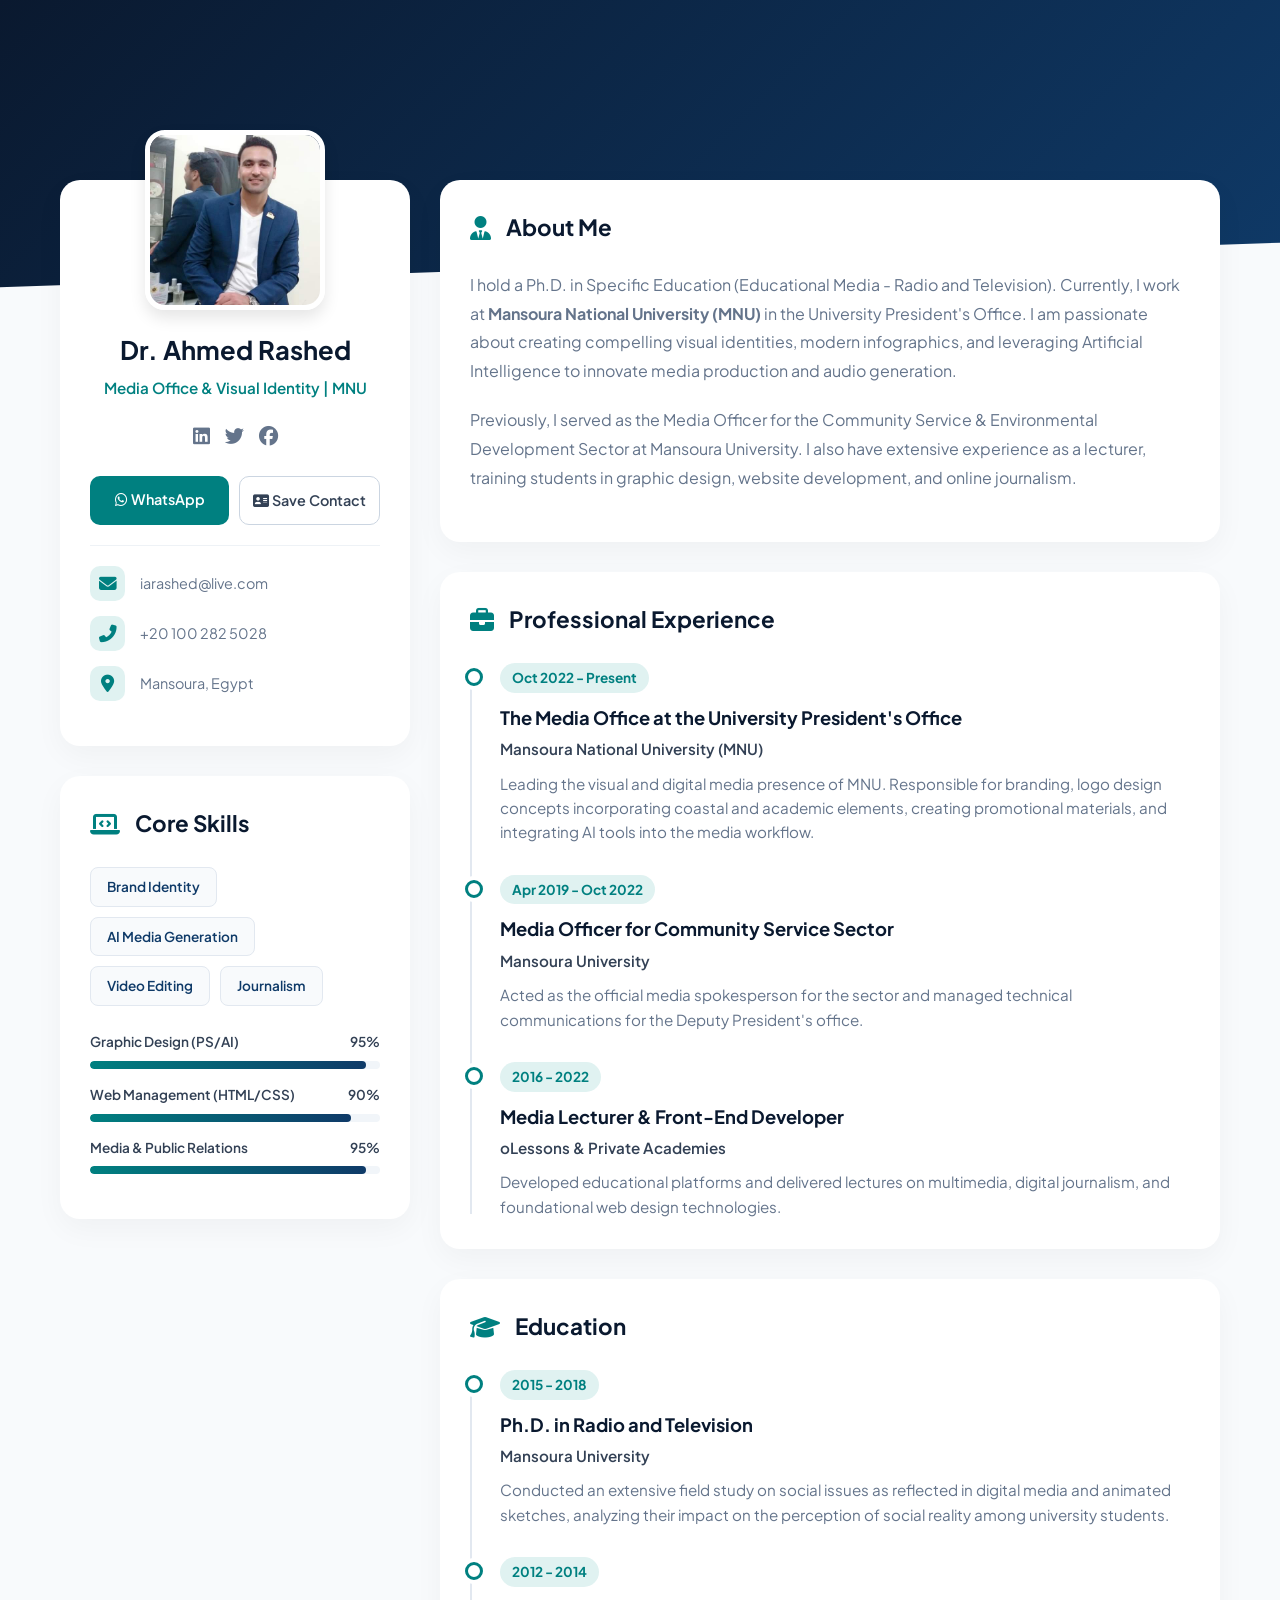
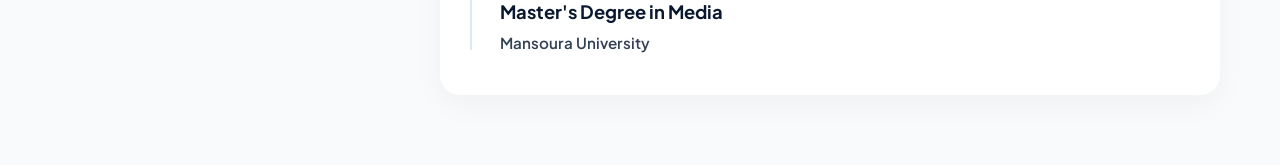
<file: a.html>
<!DOCTYPE html>
<html lang="en">
<head>
    <meta charset="UTF-8">
    <meta name="viewport" content="width=device-width, initial-scale=1.0">
    <title>Dr. Ahmed Rashed - Portfolio</title>
    
    <!-- Fonts & Icons -->
    <link href="https://fonts.googleapis.com/css2?family=Plus+Jakarta+Sans:wght@300;400;500;600;700&display=swap" rel="stylesheet">
    <link rel="stylesheet" href="https://cdnjs.cloudflare.com/ajax/libs/font-awesome/6.4.0/css/all.min.css">
    
    <style>
        :root {
            /* MNU Brand Colors */
            --navy-blue: #0A192F;
            --mnu-blue: #0F3A68;
            --teal-wave: #008080;
            --cyan-light: #E0F2F1;
            --text-main: #334155;
            --text-muted: #64748B;
            --bg-body: #F8FAFC;
            --white: #FFFFFF;
        }

        * {
            margin: 0;
            padding: 0;
            box-sizing: border-box;
            font-family: 'Plus Jakarta Sans', sans-serif;
        }

        body {
            background-color: var(--bg-body);
            color: var(--text-main);
            line-height: 1.6;
        }

        /* Hero Background with Wave */
        .hero-bg {
            background: linear-gradient(135deg, var(--navy-blue) 0%, var(--mnu-blue) 100%);
            height: 35vh;
            position: relative;
            overflow: hidden;
        }

        .hero-bg::after {
            content: '';
            position: absolute;
            bottom: -50px;
            left: 0;
            width: 100%;
            height: 100px;
            background: var(--bg-body);
            transform: skewY(-2deg);
        }

        /* Main Grid Layout */
        .container {
            max-width: 1200px;
            margin: -15vh auto 40px;
            padding: 0 20px;
            display: grid;
            grid-template-columns: 350px 1fr;
            gap: 30px;
            position: relative;
            z-index: 10;
        }

        /* Cards Style */
        .card {
            background: var(--white);
            border-radius: 20px;
            padding: 30px;
            box-shadow: 0 10px 30px rgba(0, 0, 0, 0.04);
            margin-bottom: 30px;
        }

        /* Profile Sidebar */
        .profile-pic {
            width: 180px;
            height: 180px;
            border-radius: 20px;
            object-fit: cover;
            border: 5px solid var(--white);
            box-shadow: 0 8px 16px rgba(0,0,0,0.1);
            margin: -80px auto 20px;
            display: block;
        }

        .text-center { text-align: center; }
        
        .name {
            font-size: 1.6rem;
            color: var(--navy-blue);
            font-weight: 700;
            margin-bottom: 5px;
        }

        .title {
            color: var(--teal-wave);
            font-size: 0.95rem;
            font-weight: 600;
            margin-bottom: 20px;
        }

        .contact-info {
            list-style: none;
            margin-top: 20px;
            border-top: 1px solid #EEF2F6;
            padding-top: 20px;
        }

        .contact-info li {
            display: flex;
            align-items: center;
            margin-bottom: 15px;
            font-size: 0.9rem;
            color: var(--text-muted);
        }

        .contact-info i {
            width: 35px;
            height: 35px;
            background: var(--cyan-light);
            color: var(--teal-wave);
            display: flex;
            align-items: center;
            justify-content: center;
            border-radius: 10px;
            margin-right: 15px;
            font-size: 1.1rem;
        }

        /* Actions / Buttons */
        .btn-group {
            display: flex;
            gap: 10px;
            margin-top: 25px;
        }

        .btn {
            flex: 1;
            padding: 12px;
            border-radius: 10px;
            text-decoration: none;
            text-align: center;
            font-weight: 600;
            font-size: 0.9rem;
            transition: all 0.3s;
        }

        .btn-primary {
            background: var(--teal-wave);
            color: var(--white);
        }

        .btn-primary:hover { background: var(--mnu-blue); }

        .btn-outline {
            border: 1px solid #CBD5E1;
            color: var(--text-main);
        }

        .btn-outline:hover {
            background: var(--bg-body);
        }

        /* Section Headers */
        .section-header {
            display: flex;
            align-items: center;
            margin-bottom: 25px;
        }

        .section-header i {
            font-size: 1.5rem;
            color: var(--teal-wave);
            margin-right: 15px;
        }

        .section-header h2 {
            font-size: 1.4rem;
            color: var(--navy-blue);
            font-weight: 700;
        }

        /* About Text */
        .about-text {
            color: var(--text-muted);
            font-size: 1rem;
            line-height: 1.8;
            margin-bottom: 20px;
        }

        /* Modern Timeline */
        .timeline {
            position: relative;
            padding-left: 30px;
        }

        .timeline::before {
            content: '';
            position: absolute;
            left: 0;
            top: 5px;
            height: calc(100% - 10px);
            width: 2px;
            background: #E2E8F0;
        }

        .timeline-item {
            position: relative;
            margin-bottom: 30px;
        }

        .timeline-item:last-child { margin-bottom: 0; }

        .timeline-item::before {
            content: '';
            position: absolute;
            left: -35px;
            top: 5px;
            width: 12px;
            height: 12px;
            border-radius: 50%;
            background: var(--white);
            border: 3px solid var(--teal-wave);
            box-shadow: 0 0 0 4px var(--white);
        }

        .time-date {
            font-size: 0.85rem;
            color: var(--teal-wave);
            font-weight: 700;
            margin-bottom: 5px;
            display: inline-block;
            background: var(--cyan-light);
            padding: 4px 12px;
            border-radius: 20px;
        }

        .time-title {
            font-size: 1.15rem;
            color: var(--navy-blue);
            font-weight: 700;
            margin: 5px 0;
        }

        .time-org {
            font-size: 0.95rem;
            font-weight: 600;
            color: var(--text-main);
            margin-bottom: 10px;
        }

        .time-desc {
            font-size: 0.95rem;
            color: var(--text-muted);
        }

        /* Skills (Tags & Bars) */
        .skills-wrapper {
            margin-top: 20px;
        }

        .skill-tags {
            display: flex;
            flex-wrap: wrap;
            gap: 10px;
            margin-bottom: 25px;
        }

        .tag {
            background: var(--bg-body);
            color: var(--mnu-blue);
            padding: 8px 16px;
            border-radius: 8px;
            font-size: 0.85rem;
            font-weight: 600;
            border: 1px solid #E2E8F0;
        }

        .progress-item { margin-bottom: 15px; }
        
        .progress-label {
            display: flex;
            justify-content: space-between;
            font-size: 0.85rem;
            font-weight: 600;
            margin-bottom: 8px;
        }

        .progress-bar {
            height: 8px;
            background: #F1F5F9;
            border-radius: 4px;
            overflow: hidden;
        }

        .progress-fill {
            height: 100%;
            background: linear-gradient(90deg, var(--teal-wave), var(--mnu-blue));
            border-radius: 4px;
        }

        /* Social Icons */
        .social-links {
            display: flex;
            justify-content: center;
            gap: 15px;
            margin-top: 20px;
        }

        .social-links a {
            color: var(--text-muted);
            font-size: 1.2rem;
            transition: color 0.3s;
        }

        .social-links a:hover { color: var(--teal-wave); }

        /* Responsive */
        @media (max-width: 900px) {
            .container {
                grid-template-columns: 1fr;
                margin-top: -10vh;
            }
            .profile-pic { margin-top: -60px; }
        }
    </style>
</head>
<body>

    <div class="hero-bg"></div>

    <div class="container">
        <!-- Right Sidebar (Profile Info) -->
        <aside>
            <div class="card text-center">
                <img src="images/ahmed.jpg" alt="Ahmed Rashed" class="profile-pic">
                <h1 class="name">Dr. Ahmed Rashed</h1>
                <p class="title">Media Office & Visual Identity | MNU</p>
                
                <div class="social-links">
                    <a href="https://linkedin.com/in/iarashed" target="_blank"><i class="fab fa-linkedin"></i></a>
                    <a href="https://x.com/iarashed" target="_blank"><i class="fab fa-twitter"></i></a>
                    <a href="https://facebook.com/iarashed" target="_blank"><i class="fab fa-facebook"></i></a>
                </div>

                <div class="btn-group">
                    <a href="https://wa.me/201002825028?text=Hello" class="btn btn-primary"><i class="fab fa-whatsapp"></i> WhatsApp</a>
                    <a href="images/ahmed-rashed.vcf" class="btn btn-outline"><i class="fas fa-address-card"></i> Save Contact</a>
                </div>

                <ul class="contact-info">
                    <li><i class="fas fa-envelope"></i> iarashed@live.com</li>
                    <li><i class="fas fa-phone-alt"></i> +20 100 282 5028</li>
                    <li><i class="fas fa-map-marker-alt"></i> Mansoura, Egypt</li>
                </ul>
            </div>

            <!-- Skills Section inside Sidebar for cleaner look -->
            <div class="card">
                <div class="section-header">
                    <i class="fas fa-laptop-code"></i>
                    <h2>Core Skills</h2>
                </div>
                
                <div class="skill-tags">
                    <span class="tag">Brand Identity</span>
                    <span class="tag">AI Media Generation</span>
                    <span class="tag">Video Editing</span>
                    <span class="tag">Journalism</span>
                </div>

                <div class="skills-wrapper">
                    <div class="progress-item">
                        <div class="progress-label"><span>Graphic Design (PS/AI)</span> <span>95%</span></div>
                        <div class="progress-bar"><div class="progress-fill" style="width: 95%;"></div></div>
                    </div>
                    <div class="progress-item">
                        <div class="progress-label"><span>Web Management (HTML/CSS)</span> <span>90%</span></div>
                        <div class="progress-bar"><div class="progress-fill" style="width: 90%;"></div></div>
                    </div>
                    <div class="progress-item">
                        <div class="progress-label"><span>Media & Public Relations</span> <span>95%</span></div>
                        <div class="progress-bar"><div class="progress-fill" style="width: 95%;"></div></div>
                    </div>
                </div>
            </div>
        </aside>

        <!-- Main Content Area -->
        <main>
            <!-- About Section -->
            <div class="card">
                <div class="section-header">
                    <i class="fas fa-user-tie"></i>
                    <h2>About Me</h2>
                </div>
                <p class="about-text">
                    I hold a Ph.D. in Specific Education (Educational Media - Radio and Television). Currently, I work at <strong>Mansoura National University (MNU)</strong> in the University President's Office. I am passionate about creating compelling visual identities, modern infographics, and leveraging Artificial Intelligence to innovate media production and audio generation.
                </p>
                <p class="about-text">
                    Previously, I served as the Media Officer for the Community Service & Environmental Development Sector at Mansoura University. I also have extensive experience as a lecturer, training students in graphic design, website development, and online journalism.
                </p>
            </div>

            <!-- Experience Section -->
            <div class="card">
                <div class="section-header">
                    <i class="fas fa-briefcase"></i>
                    <h2>Professional Experience</h2>
                </div>
                
                <div class="timeline">
                    <div class="timeline-item">
                        <span class="time-date">Oct 2022 - Present</span>
                        <h3 class="time-title">The Media Office at the University President's Office</h3>
                        <div class="time-org">Mansoura National University (MNU)</div>
                        <p class="time-desc">Leading the visual and digital media presence of MNU. Responsible for branding, logo design concepts incorporating coastal and academic elements, creating promotional materials, and integrating AI tools into the media workflow.</p>
                    </div>

                    <div class="timeline-item">
                        <span class="time-date">Apr 2019 - Oct 2022</span>
                        <h3 class="time-title">Media Officer for Community Service Sector</h3>
                        <div class="time-org">Mansoura University</div>
                        <p class="time-desc">Acted as the official media spokesperson for the sector and managed technical communications for the Deputy President's office.</p>
                    </div>

                    <div class="timeline-item">
                        <span class="time-date">2016 - 2022</span>
                        <h3 class="time-title">Media Lecturer & Front-End Developer</h3>
                        <div class="time-org">oLessons & Private Academies</div>
                        <p class="time-desc">Developed educational platforms and delivered lectures on multimedia, digital journalism, and foundational web design technologies.</p>
                    </div>
                </div>
            </div>

            <!-- Education Section -->
            <div class="card">
                <div class="section-header">
                    <i class="fas fa-graduation-cap"></i>
                    <h2>Education</h2>
                </div>
                
                <div class="timeline">
                    <div class="timeline-item">
                        <span class="time-date">2015 - 2018</span>
                        <h3 class="time-title">Ph.D. in Radio and Television</h3>
                        <div class="time-org">Mansoura University</div>
                        <p class="time-desc">Conducted an extensive field study on social issues as reflected in digital media and animated sketches, analyzing their impact on the perception of social reality among university students.</p>
                    </div>
                    
                    <div class="timeline-item">
                        <span class="time-date">2012 - 2014</span>
                        <h3 class="time-title">Master's Degree in Media</h3>
                        <div class="time-org">Mansoura University</div>
                    </div>
                </div>
            </div>
        </main>
    </div>

</body>
  </html>
</file>
